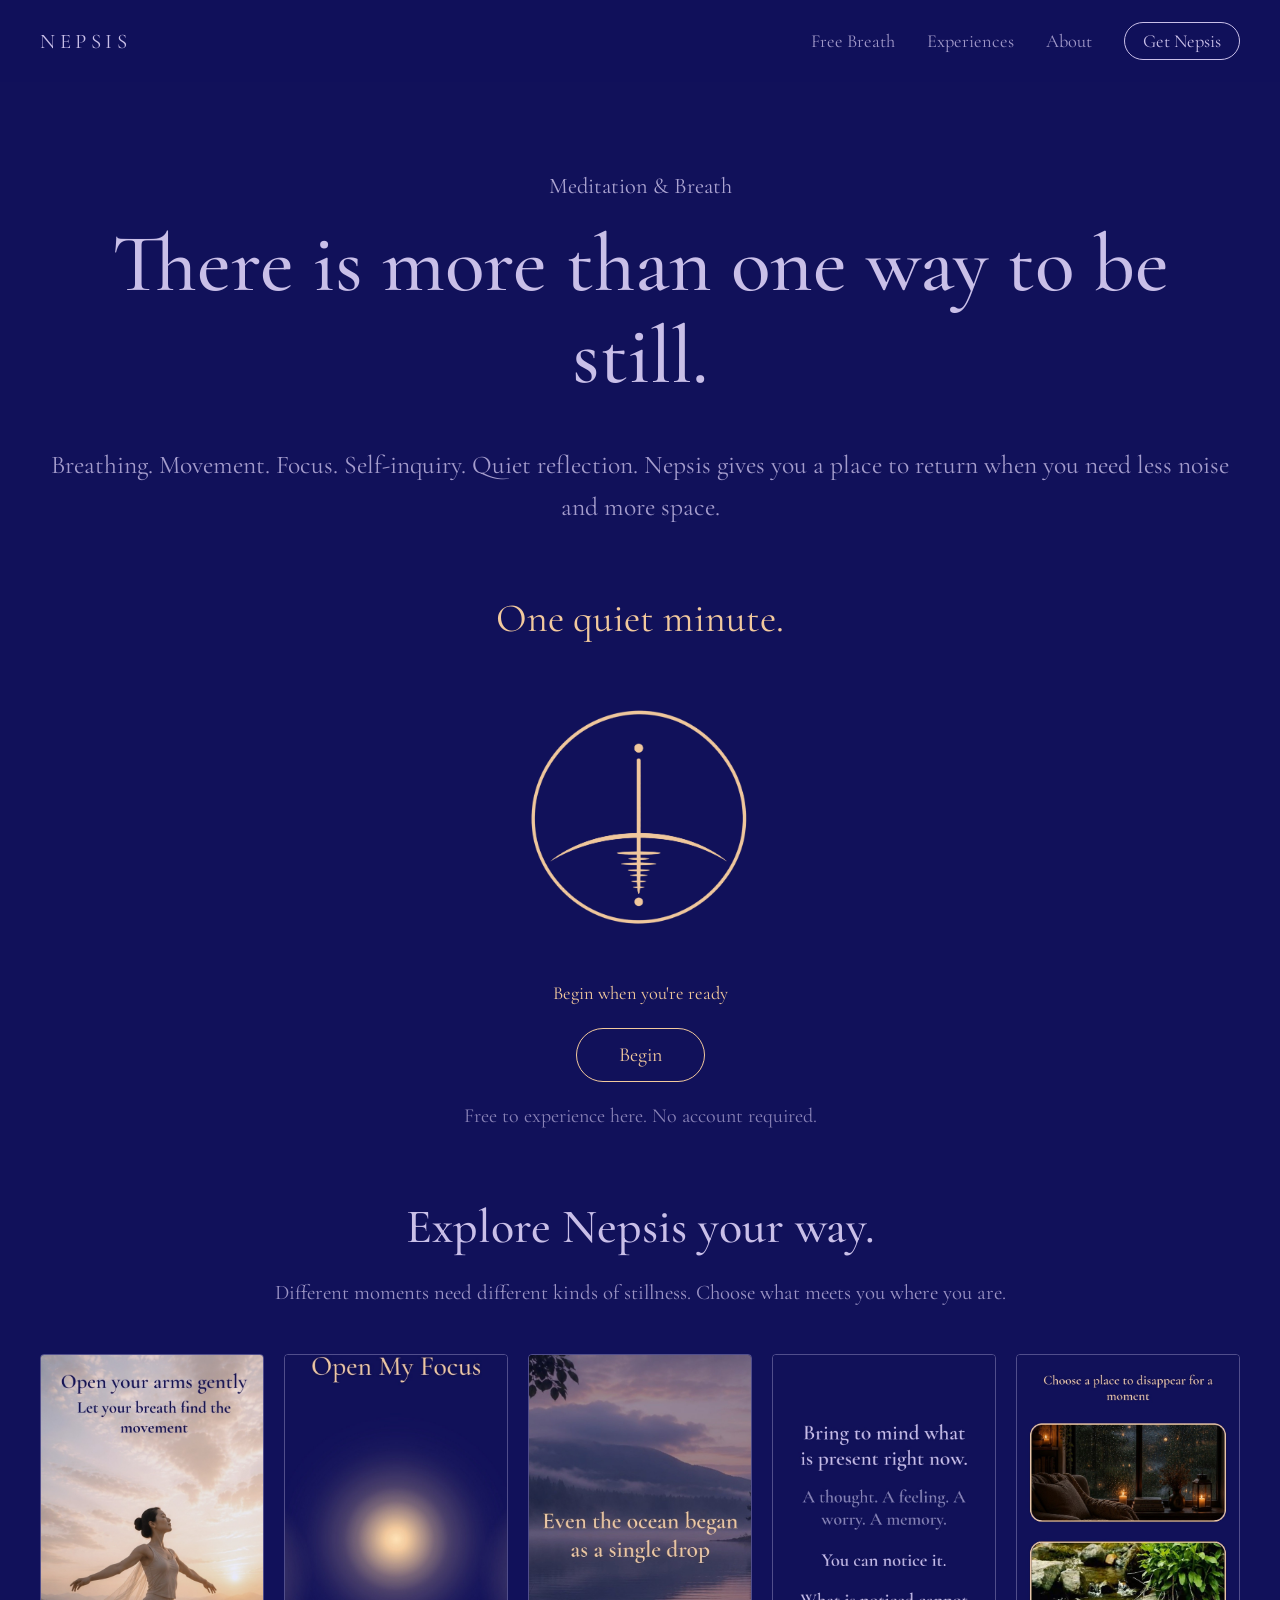
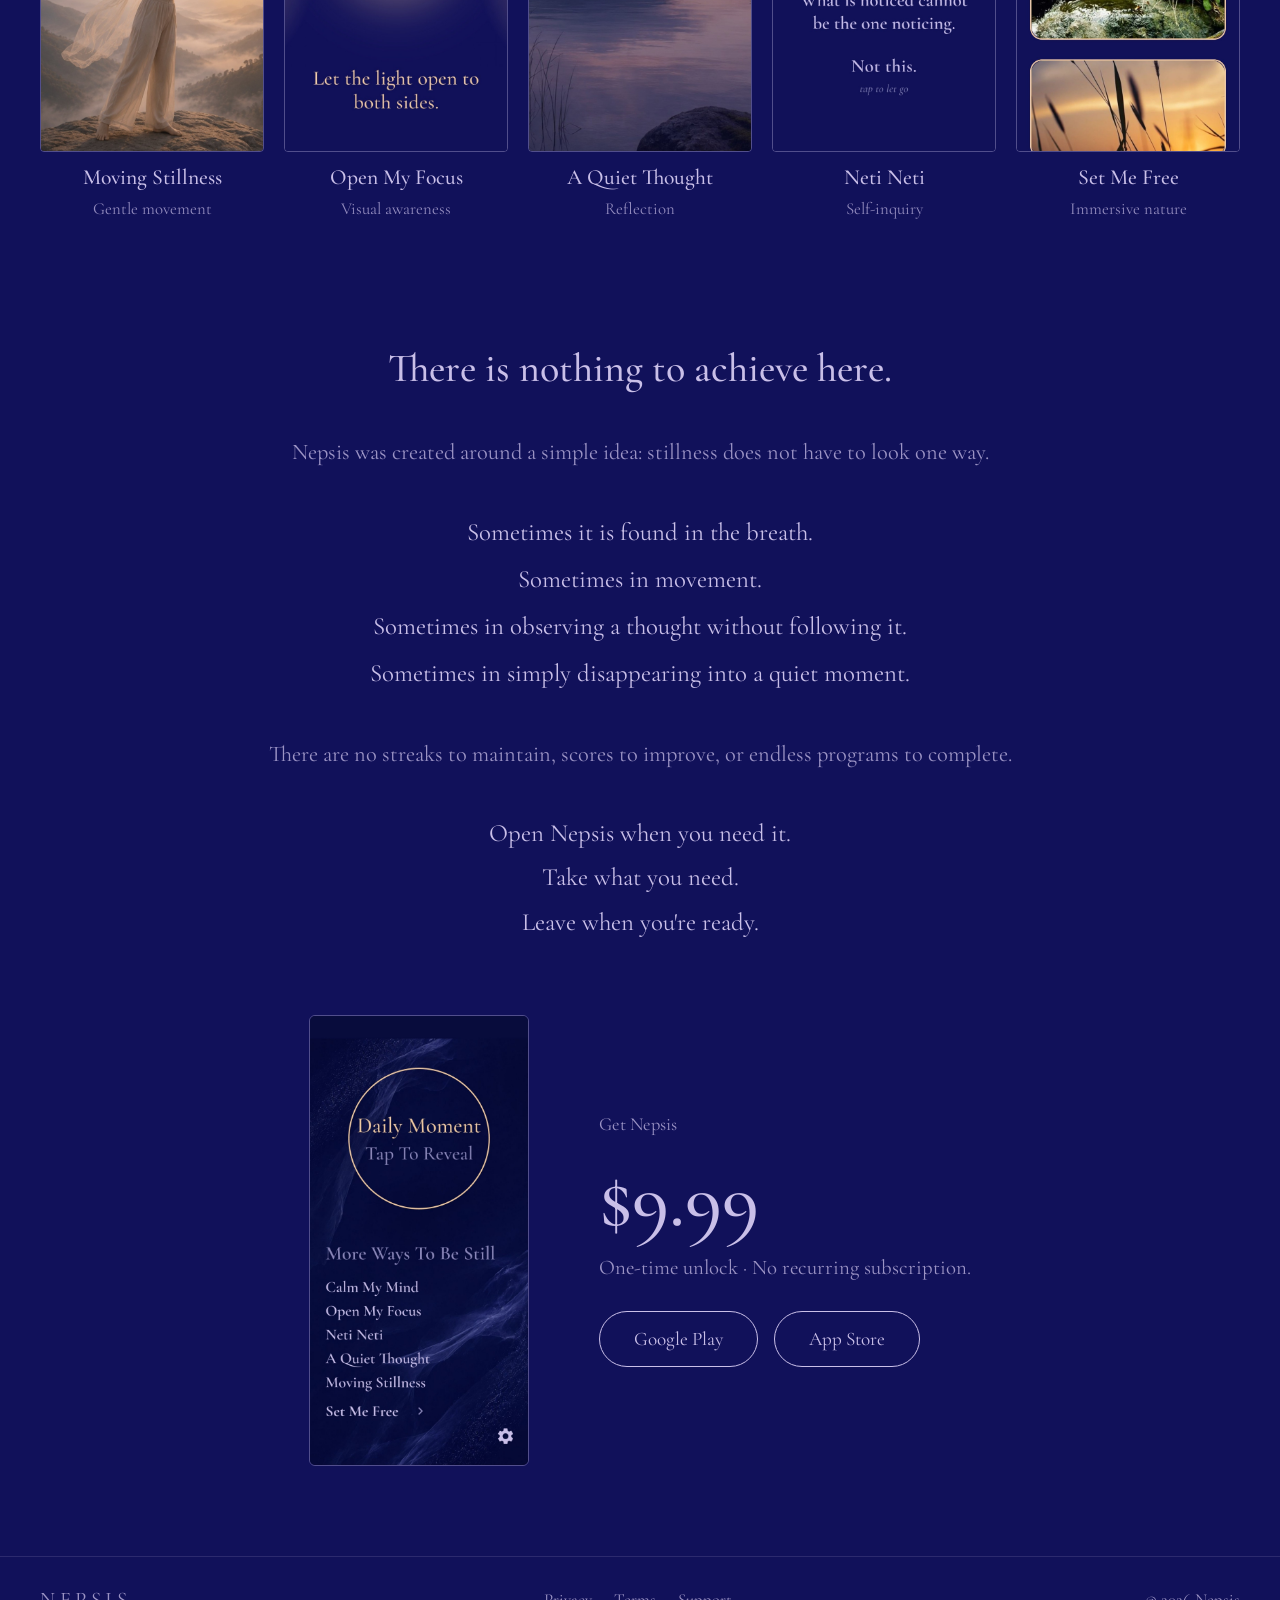
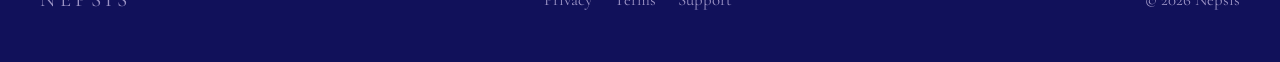
<file: index.html>
<!DOCTYPE html>
<html lang="en">
<head>
<meta charset="UTF-8">
<meta name="viewport" content="width=device-width, initial-scale=1.0">
<title>Nepsis — There is more than one way to be still.</title>
<meta name="description" content="Nepsis is a minimalist meditation and breath app. Breathing, movement, focus, self-inquiry, and quiet reflection — a place to return when you need less noise.">
<link rel="icon" href="assets/bluetransparent.png">
<link rel="stylesheet" href="styles.css">
</head>
<body>

<header class="header">
  <div class="wordmark"><a href="#top">NEPSIS</a></div>
  <nav class="nav">
    <button class="nav-toggle" id="navToggle" aria-expanded="false" aria-controls="navList">Menu</button>
    <div class="nav-list" id="navList">
      <a href="#free-breath">Free Breath</a>
      <a href="#experiences">Experiences</a>
      <a href="#philosophy">About</a>
      <a href="#purchase" class="cta">Get Nepsis</a>
    </div>
  </nav>
</header>

<main id="top">

  <section class="hero">
    <p class="eyebrow">Meditation &amp; Breath</p>
    <h1>There is more than one way to be still.</h1>
    <p class="copy">Breathing. Movement. Focus. Self-inquiry. Quiet reflection. Nepsis gives you a place to return when you need less noise and more space.</p>
  </section>

  <section class="breath" id="free-breath">
    <h2>One quiet minute.</h2>
    <div class="breath-visual" id="bv">
      <div class="breath-mark"></div>
    </div>
    <p class="breath-phase" id="bp">Begin when you're ready</p>
    <button class="breath-btn" id="breathBtn">Begin</button>
    <p class="fine-print">Free to experience here. No account required.</p>
  </section>

  <section class="experiences" id="experiences">
    <div class="experiences-intro">
      <h2>Explore Nepsis your way.</h2>
      <p>Different moments need different kinds of stillness. Choose what meets you where you are.</p>
    </div>
    <div class="grid-full">
      <div class="card">
        <div class="frame"><img src="assets/moving%20stillness.jpg" alt="Moving Stillness — a figure with arms open gently at sunrise, breath guiding gentle movement" loading="lazy"></div>
        <h3>Moving Stillness</h3>
        <p>Gentle movement</p>
      </div>
      <div class="card">
        <div class="frame"><img src="assets/open%20my%20focus.jpg" alt="Open My Focus — a single point of soft light held on a dark field" loading="lazy"></div>
        <h3>Open My Focus</h3>
        <p>Visual awareness</p>
      </div>
      <div class="card">
        <div class="frame"><img src="assets/quiet%20thought.jpg" alt="A Quiet Thought — a still lake at dusk with a reflective line of text" loading="lazy"></div>
        <h3>A Quiet Thought</h3>
        <p>Reflection</p>
      </div>
      <div class="card">
        <div class="frame"><img src="assets/neti%20neti.jpg" alt="Neti Neti — self-inquiry screen inviting you to notice a thought without following it" loading="lazy"></div>
        <h3>Neti Neti</h3>
        <p>Self-inquiry</p>
      </div>
      <div class="card">
        <div class="frame"><img src="assets/set%20me%20free.jpg" alt="Set Me Free — choose a place to disappear for a moment: a candlelit rainy window, a stream over stone, grasses at sunset" loading="lazy"></div>
        <h3>Set Me Free</h3>
        <p>Immersive nature</p>
      </div>
    </div>
  </section>

  <section class="philosophy" id="philosophy">
    <div class="philosophy-inner">
      <p class="lede">There is nothing to achieve here.</p>
      <p>Nepsis was created around a simple idea: stillness does not have to look one way.</p>
      <p class="stanza">
        Sometimes it is found in the breath.<br>
        Sometimes in movement.<br>
        Sometimes in observing a thought without following it.<br>
        Sometimes in simply disappearing into a quiet moment.
      </p>
      <p>There are no streaks to maintain, scores to improve, or endless programs to complete.</p>
      <p class="close">
        Open Nepsis when you need it.<br>
        Take what you need.<br>
        Leave when you're ready.
      </p>
    </div>
  </section>

  <section class="purchase" id="purchase">
    <div class="purchase-media"><img src="assets/main%20menu.jpg" alt="The Nepsis home screen — Daily Moment and a short, unhurried list of experiences" loading="lazy"></div>
    <div>
      <p class="eyebrow">Get Nepsis</p>
      <p class="price">$9.99</p>
      <p class="price-label">One-time unlock &middot; No recurring subscription.</p>
      <div class="store-links">
        <a href="https://play.google.com/store" class="store-btn" id="googlePlayLink">Google Play</a>
        <a href="#" class="store-btn" id="appStoreLink">App Store</a>
      </div>
    </div>
  </section>

</main>

<footer class="footer">
  <div class="wordmark small"><a href="#top">NEPSIS</a></div>
  <div class="flinks"><a href="#">Privacy</a><a href="#">Terms</a><a href="#">Support</a></div>
  <div class="copyright">&copy; 2026 Nepsis</div>
</footer>

<script src="script.js"></script>
</body>
</html>
</file>
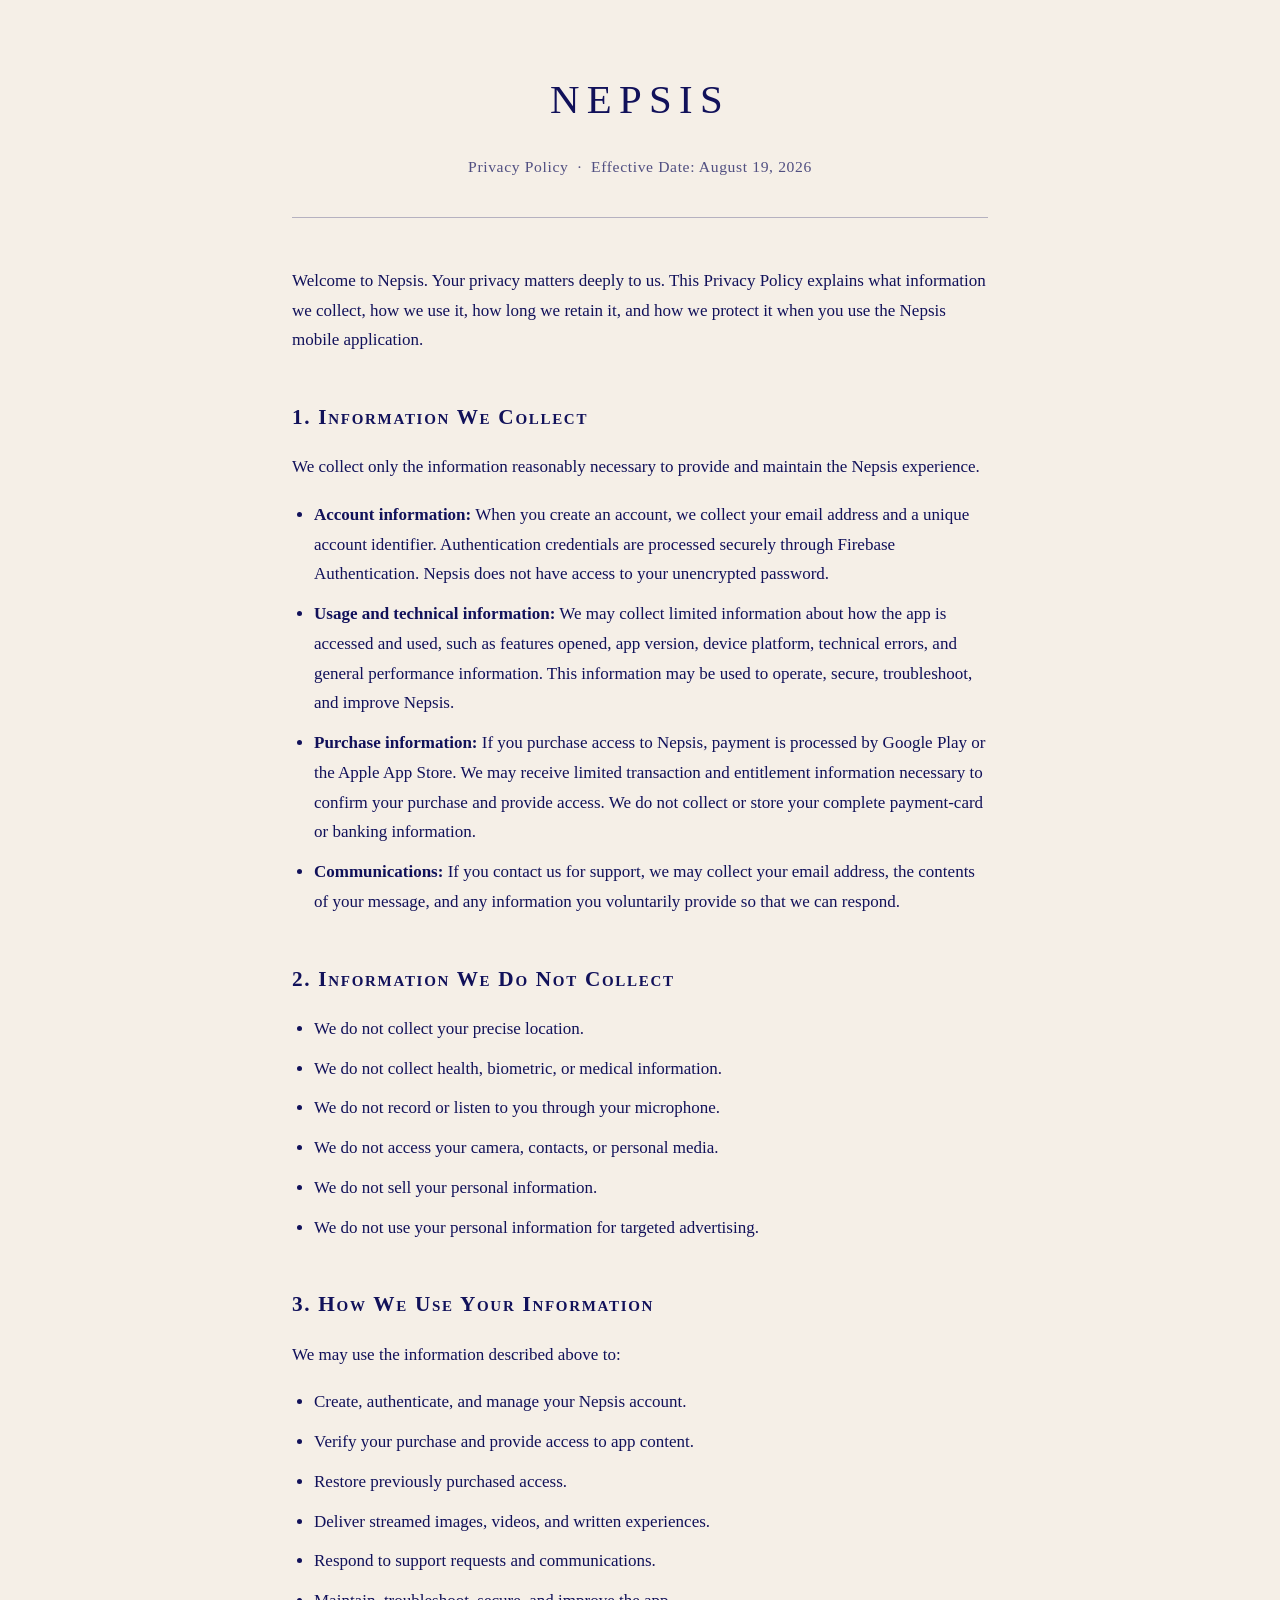
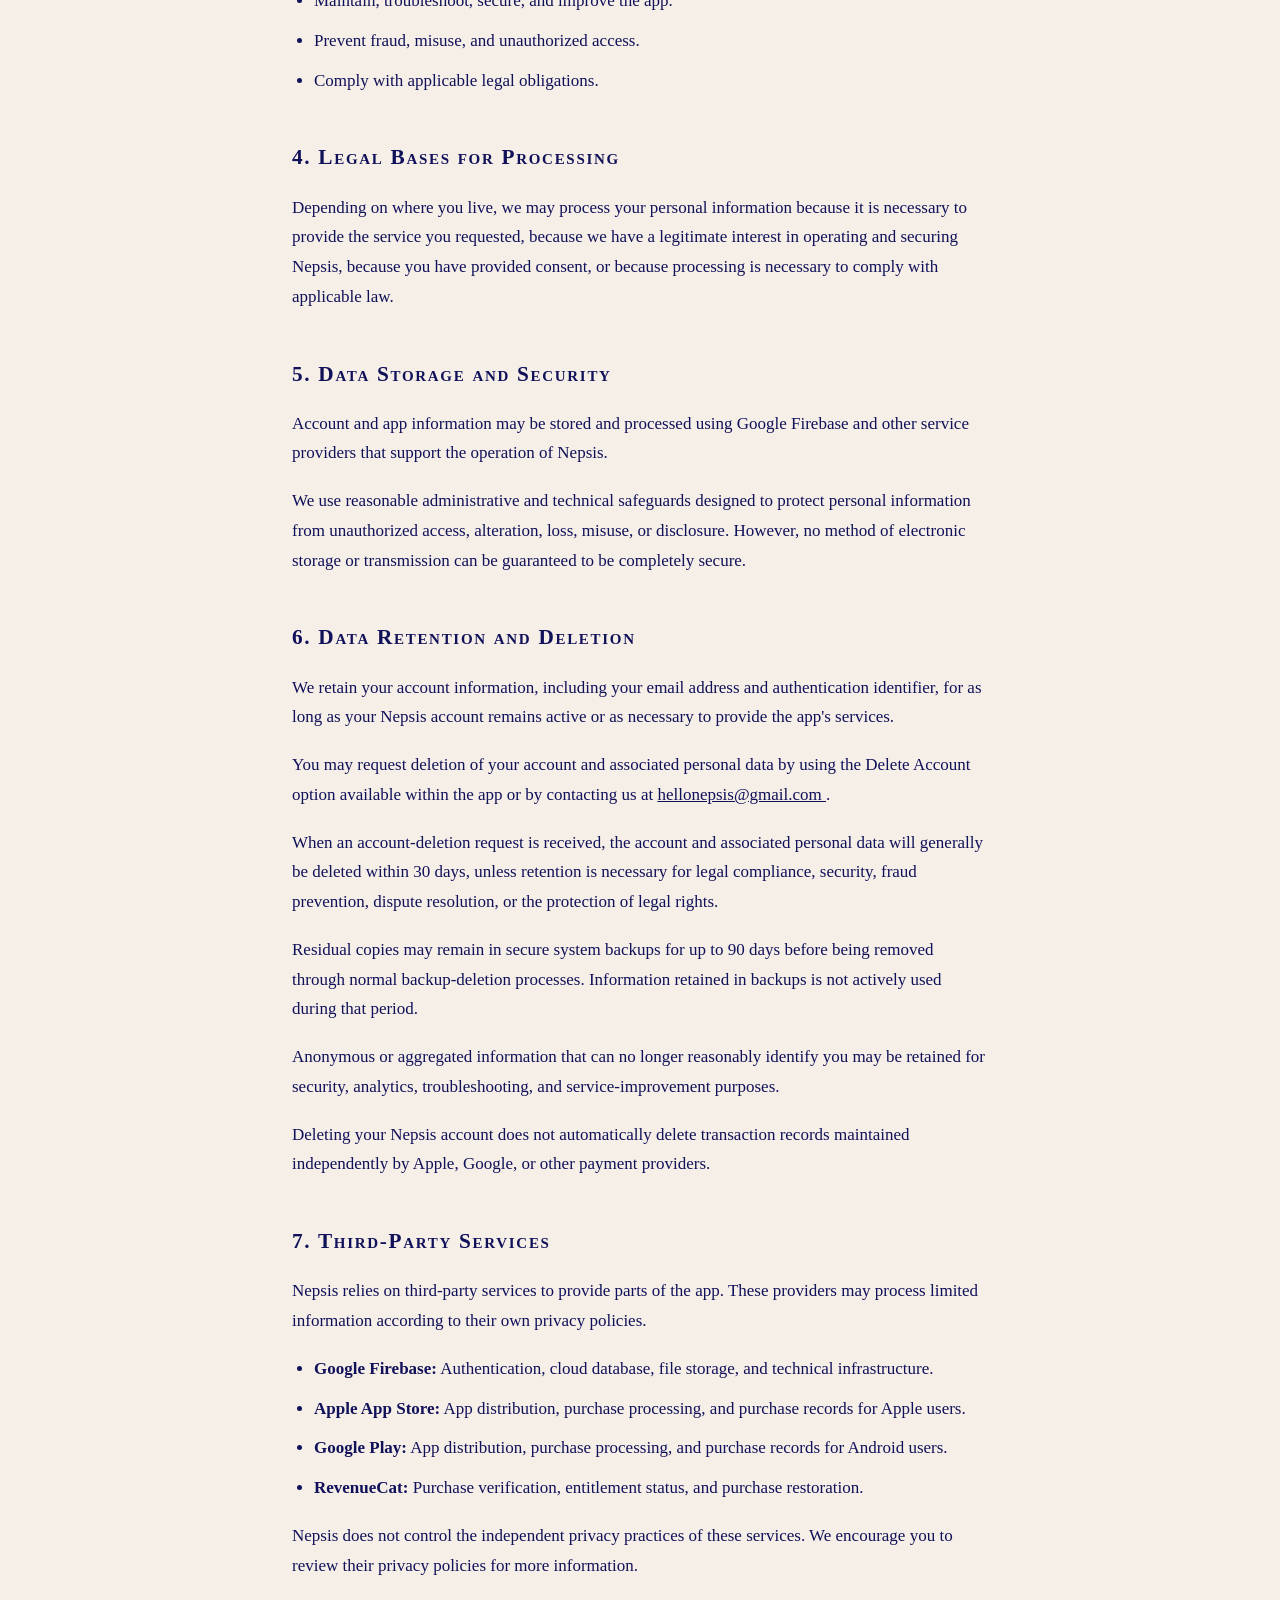
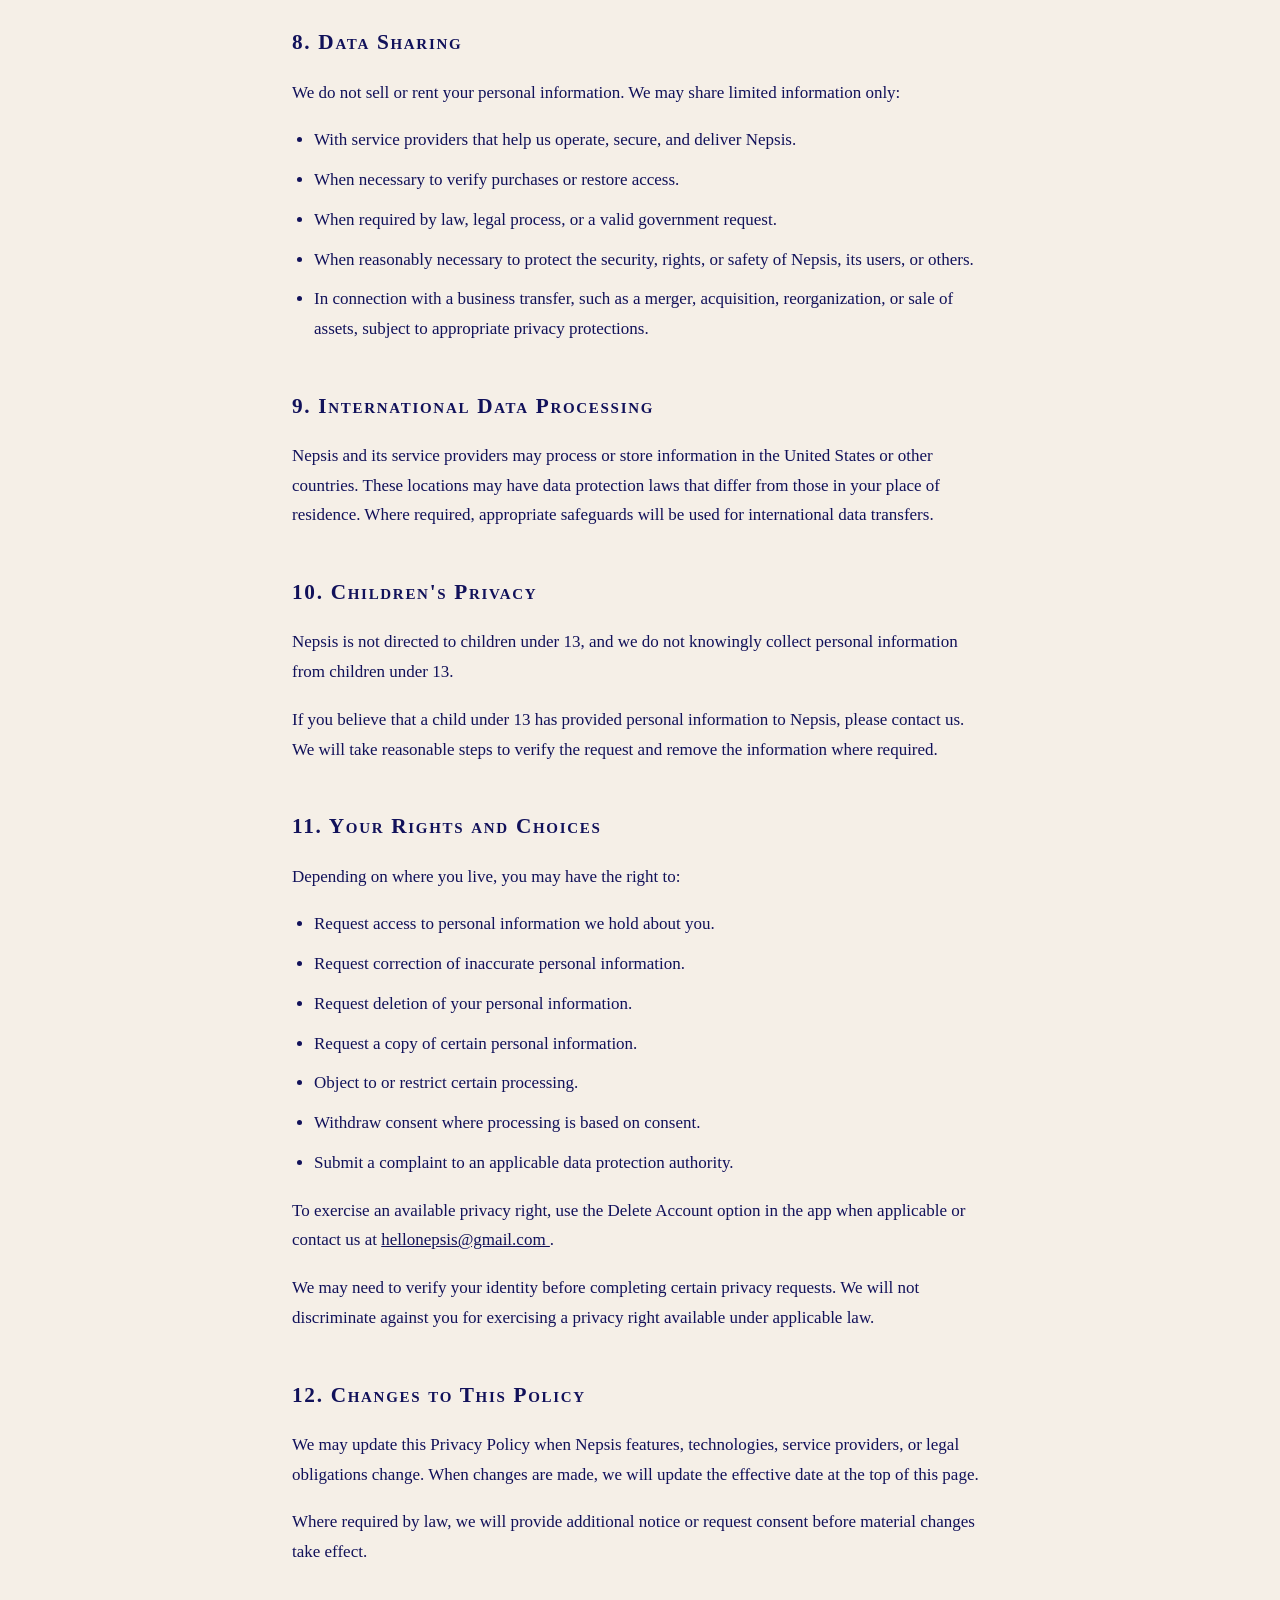
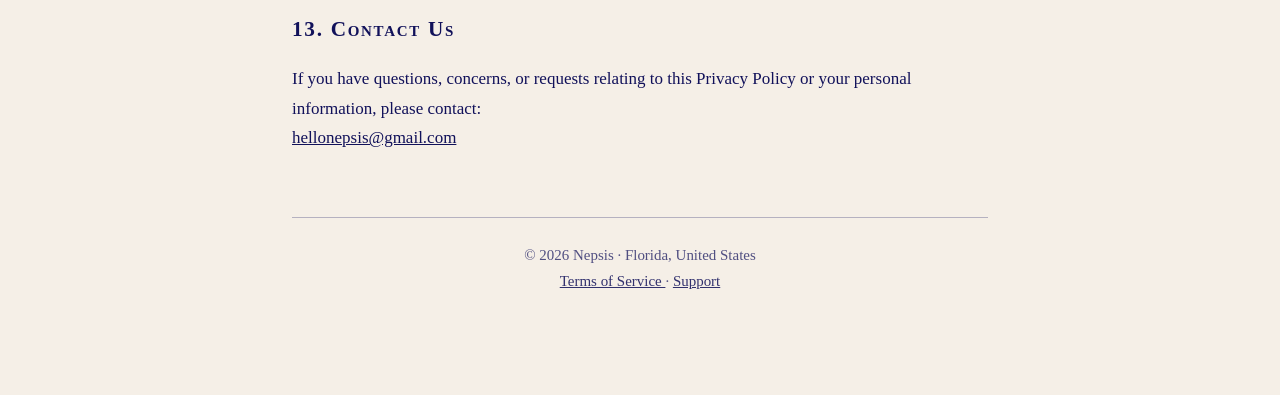
<file: privacy-policy.html>
<!DOCTYPE html>
<html lang="en">
<head>
  <meta charset="UTF-8">
  <title>Privacy Policy – Nepsis</title>
  <meta name="viewport" content="width=device-width, initial-scale=1.0">

  <style>
    * {
      box-sizing: border-box;
    }

    body {
      margin: 0;
      background: #F5EFE7;
      color: #11115A;
      font-family: Georgia, "Times New Roman", serif;
      font-size: 17px;
      line-height: 1.75;
    }

    .page {
      max-width: 760px;
      margin: 0 auto;
      padding: 64px 32px 100px;
    }

    .wordmark {
      margin: 0 0 18px;
      color: #11115A;
      font-size: 2.4em;
      font-weight: 500;
      letter-spacing: 0.18em;
      text-align: center;
    }

    .meta {
      margin-bottom: 36px;
      color: rgba(17, 17, 90, 0.72);
      font-size: 0.92em;
      letter-spacing: 0.04em;
      text-align: center;
    }

    hr {
      margin: 0 0 48px;
      border: none;
      border-top: 1px solid rgba(17, 17, 90, 0.28);
    }

    h2 {
      margin-top: 44px;
      margin-bottom: 16px;
      color: #11115A;
      font-size: 1.25em;
      font-variant: small-caps;
      font-weight: 600;
      letter-spacing: 0.08em;
    }

    p {
      margin: 0 0 18px;
    }

    ul {
      margin: 0 0 18px;
      padding-left: 22px;
    }

    li {
      margin-bottom: 10px;
    }

    a {
      color: #11115A;
      text-decoration: underline;
    }

    a:hover {
      color: #11115A;
    }

    footer {
      margin-top: 64px;
      padding-top: 24px;
      border-top: 1px solid rgba(17, 17, 90, 0.28);
      color: rgba(17, 17, 90, 0.72);
      font-size: 0.88em;
      text-align: center;
    }

    footer a {
      color: rgba(17, 17, 90, 0.86);
    }
  </style>
</head>

<body>
  <div class="page">

    <div class="wordmark">NEPSIS</div>

    <div class="meta">
      Privacy Policy &nbsp;&middot;&nbsp;
      Effective Date: August 19, 2026
    </div>

    <hr>

    <p>
      Welcome to Nepsis. Your privacy matters deeply to us. This Privacy
      Policy explains what information we collect, how we use it, how long
      we retain it, and how we protect it when you use the Nepsis mobile
      application.
    </p>

    <h2>1. Information We Collect</h2>

    <p>
      We collect only the information reasonably necessary to provide and
      maintain the Nepsis experience.
    </p>

    <ul>
      <li>
        <strong>Account information:</strong>
        When you create an account, we collect your email address and a
        unique account identifier. Authentication credentials are processed
        securely through Firebase Authentication. Nepsis does not have
        access to your unencrypted password.
      </li>

      <li>
        <strong>Usage and technical information:</strong>
        We may collect limited information about how the app is accessed
        and used, such as features opened, app version, device platform,
        technical errors, and general performance information. This
        information may be used to operate, secure, troubleshoot, and
        improve Nepsis.
      </li>

      <li>
        <strong>Purchase information:</strong>
        If you purchase access to Nepsis, payment is processed by Google
        Play or the Apple App Store. We may receive limited transaction and
        entitlement information necessary to confirm your purchase and
        provide access. We do not collect or store your complete
        payment-card or banking information.
      </li>

      <li>
        <strong>Communications:</strong>
        If you contact us for support, we may collect your email address,
        the contents of your message, and any information you voluntarily
        provide so that we can respond.
      </li>
    </ul>

    <h2>2. Information We Do Not Collect</h2>

    <ul>
      <li>We do not collect your precise location.</li>
      <li>We do not collect health, biometric, or medical information.</li>
      <li>We do not record or listen to you through your microphone.</li>
      <li>We do not access your camera, contacts, or personal media.</li>
      <li>We do not sell your personal information.</li>
      <li>We do not use your personal information for targeted advertising.</li>
    </ul>

    <h2>3. How We Use Your Information</h2>

    <p>We may use the information described above to:</p>

    <ul>
      <li>Create, authenticate, and manage your Nepsis account.</li>
      <li>Verify your purchase and provide access to app content.</li>
      <li>Restore previously purchased access.</li>
      <li>Deliver streamed images, videos, and written experiences.</li>
      <li>Respond to support requests and communications.</li>
      <li>Maintain, troubleshoot, secure, and improve the app.</li>
      <li>Prevent fraud, misuse, and unauthorized access.</li>
      <li>Comply with applicable legal obligations.</li>
    </ul>

    <h2>4. Legal Bases for Processing</h2>

    <p>
      Depending on where you live, we may process your personal information
      because it is necessary to provide the service you requested, because
      we have a legitimate interest in operating and securing Nepsis,
      because you have provided consent, or because processing is necessary
      to comply with applicable law.
    </p>

    <h2>5. Data Storage and Security</h2>

    <p>
      Account and app information may be stored and processed using Google
      Firebase and other service providers that support the operation of
      Nepsis.
    </p>

    <p>
      We use reasonable administrative and technical safeguards designed to
      protect personal information from unauthorized access, alteration,
      loss, misuse, or disclosure. However, no method of electronic storage
      or transmission can be guaranteed to be completely secure.
    </p>

    <h2>6. Data Retention and Deletion</h2>

    <p>
      We retain your account information, including your email address and
      authentication identifier, for as long as your Nepsis account remains
      active or as necessary to provide the app's services.
    </p>

    <p>
      You may request deletion of your account and associated personal data
      by using the Delete Account option available within the app or by
      contacting us at
      <a href="mailto:hellonepsis@gmail.com">
        hellonepsis@gmail.com
      </a>.
    </p>

    <p>
      When an account-deletion request is received, the account and
      associated personal data will generally be deleted within 30 days,
      unless retention is necessary for legal compliance, security,
      fraud prevention, dispute resolution, or the protection of legal
      rights.
    </p>

    <p>
      Residual copies may remain in secure system backups for up to 90 days
      before being removed through normal backup-deletion processes.
      Information retained in backups is not actively used during that
      period.
    </p>

    <p>
      Anonymous or aggregated information that can no longer reasonably
      identify you may be retained for security, analytics, troubleshooting,
      and service-improvement purposes.
    </p>

    <p>
      Deleting your Nepsis account does not automatically delete transaction
      records maintained independently by Apple, Google, or other payment
      providers.
    </p>

    <h2>7. Third-Party Services</h2>

    <p>
      Nepsis relies on third-party services to provide parts of the app.
      These providers may process limited information according to their own
      privacy policies.
    </p>

    <ul>
      <li>
        <strong>Google Firebase:</strong>
        Authentication, cloud database, file storage, and technical
        infrastructure.
      </li>

      <li>
        <strong>Apple App Store:</strong>
        App distribution, purchase processing, and purchase records for
        Apple users.
      </li>

      <li>
        <strong>Google Play:</strong>
        App distribution, purchase processing, and purchase records for
        Android users.
      </li>

      <li>
        <strong>RevenueCat:</strong>
        Purchase verification, entitlement status, and purchase restoration.
      </li>
    </ul>

    <p>
      Nepsis does not control the independent privacy practices of these
      services. We encourage you to review their privacy policies for more
      information.
    </p>

    <h2>8. Data Sharing</h2>

    <p>
      We do not sell or rent your personal information. We may share limited
      information only:
    </p>

    <ul>
      <li>
        With service providers that help us operate, secure, and deliver
        Nepsis.
      </li>

      <li>
        When necessary to verify purchases or restore access.
      </li>

      <li>
        When required by law, legal process, or a valid government request.
      </li>

      <li>
        When reasonably necessary to protect the security, rights, or safety
        of Nepsis, its users, or others.
      </li>

      <li>
        In connection with a business transfer, such as a merger,
        acquisition, reorganization, or sale of assets, subject to
        appropriate privacy protections.
      </li>
    </ul>

    <h2>9. International Data Processing</h2>

    <p>
      Nepsis and its service providers may process or store information in
      the United States or other countries. These locations may have data
      protection laws that differ from those in your place of residence.
      Where required, appropriate safeguards will be used for international
      data transfers.
    </p>

    <h2>10. Children's Privacy</h2>

    <p>
      Nepsis is not directed to children under 13, and we do not knowingly
      collect personal information from children under 13.
    </p>

    <p>
      If you believe that a child under 13 has provided personal information
      to Nepsis, please contact us. We will take reasonable steps to verify
      the request and remove the information where required.
    </p>

    <h2>11. Your Rights and Choices</h2>

    <p>
      Depending on where you live, you may have the right to:
    </p>

    <ul>
      <li>Request access to personal information we hold about you.</li>
      <li>Request correction of inaccurate personal information.</li>
      <li>Request deletion of your personal information.</li>
      <li>Request a copy of certain personal information.</li>
      <li>Object to or restrict certain processing.</li>
      <li>Withdraw consent where processing is based on consent.</li>
      <li>Submit a complaint to an applicable data protection authority.</li>
    </ul>

    <p>
      To exercise an available privacy right, use the Delete Account option
      in the app when applicable or contact us at
      <a href="mailto:hellonepsis@gmail.com">
        hellonepsis@gmail.com
      </a>.
    </p>

    <p>
      We may need to verify your identity before completing certain privacy
      requests. We will not discriminate against you for exercising a
      privacy right available under applicable law.
    </p>

    <h2>12. Changes to This Policy</h2>

    <p>
      We may update this Privacy Policy when Nepsis features, technologies,
      service providers, or legal obligations change. When changes are made,
      we will update the effective date at the top of this page.
    </p>

    <p>
      Where required by law, we will provide additional notice or request
      consent before material changes take effect.
    </p>

    <h2>13. Contact Us</h2>

    <p>
      If you have questions, concerns, or requests relating to this Privacy
      Policy or your personal information, please contact:
      <br>

      <a href="mailto:hellonepsis@gmail.com">
        hellonepsis@gmail.com
      </a>
    </p>

    <footer>
      &copy; 2026 Nepsis &middot; Florida, United States
      <br>

      <a href="https://nepsis.space/terms-of-service.html">
        Terms of Service
      </a>

      &middot;

      <a href="https://nepsis.space/support.html">
        Support
      </a>
    </footer>

  </div>
</body>
</html>
</file>
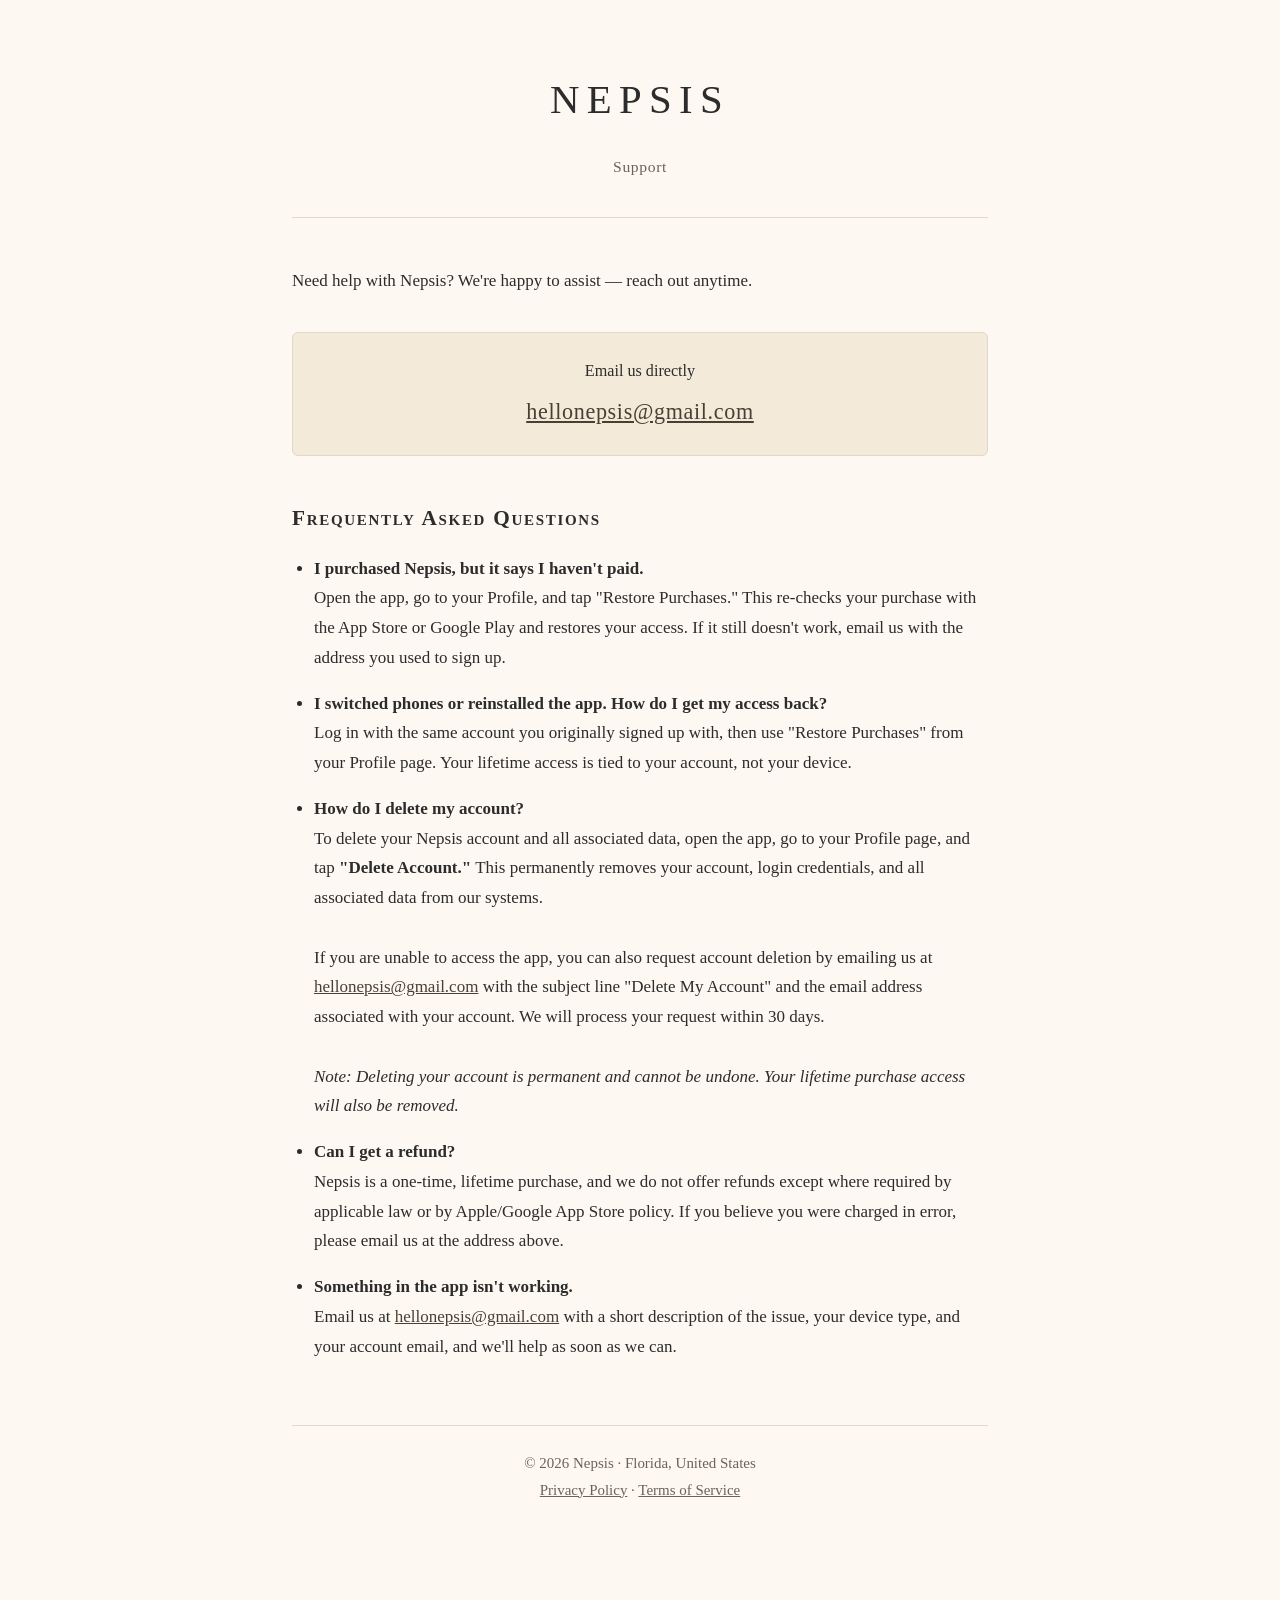
<file: support.html>
<!DOCTYPE html>
<html lang="en">
<head>
<meta charset="UTF-8">
<title>Support – Nepsis</title>
<meta name="viewport" content="width=device-width, initial-scale=1.0">
<style>

  * { box-sizing: border-box; }

  body {
    margin: 0;
    background: #fdf8f2;
    color: #2c2c2c;
    font-family: Georgia, serif;
    font-size: 17px;
    line-height: 1.75;
  }

  .page {
    max-width: 760px;
    margin: 0 auto;
    padding: 64px 32px 100px;
  }

  .wordmark {
    text-align: center;
    font-family: Georgia, serif;
    font-size: 2.4em;
    letter-spacing: 0.18em;
    font-weight: 500;
    color: #2c2c2c;
    margin: 0 0 18px;
  }

  .meta {
    text-align: center;
    font-size: 0.92em;
    letter-spacing: 0.04em;
    color: #6b6258;
    margin-bottom: 36px;
  }

  hr {
    border: none;
    border-top: 1px solid #e0d8cc;
    margin: 0 0 48px;
  }

  h2 {
    font-family: Georgia, serif;
    font-variant: small-caps;
    letter-spacing: 0.08em;
    font-weight: 600;
    font-size: 1.25em;
    color: #2c2c2c;
    margin-top: 44px;
    margin-bottom: 16px;
  }

  p { margin: 0 0 18px; }

  ul {
    margin: 0 0 18px;
    padding-left: 22px;
  }

  li { margin-bottom: 16px; }

  a { color: #4a3f35; text-decoration: underline; }
  a:hover { color: #2c2c2c; }

  .contact-box {
    background: #f3ead9;
    border: 1px solid #e0d8cc;
    border-radius: 6px;
    padding: 24px 28px;
    margin: 36px 0 8px;
    text-align: center;
  }

  .contact-box .label {
    font-size: 0.95em;
    color: #2c2c2c;
    margin-bottom: 8px;
  }

  .contact-box a {
    font-family: Georgia, serif;
    font-size: 1.3em;
    letter-spacing: 0.03em;
  }

  footer {
    margin-top: 64px;
    padding-top: 24px;
    border-top: 1px solid #e0d8cc;
    text-align: center;
    font-size: 0.88em;
    color: #6b6258;
  }

  footer a { color: #6b6258; }
</style>
</head>
<body>
<div class="page">

  <div class="wordmark">NEPSIS</div>
  <div class="meta">Support</div>
  <hr>

  <p>Need help with Nepsis? We're happy to assist — reach out anytime.</p>

  <div class="contact-box">
    <div class="label">Email us directly</div>
    <a href="mailto:hellonepsis@gmail.com">hellonepsis@gmail.com</a>
  </div>

  <h2>Frequently Asked Questions</h2>

  <ul>
    <li>
      <strong>I purchased Nepsis, but it says I haven't paid.</strong><br>
      Open the app, go to your Profile, and tap "Restore Purchases." This re-checks your purchase with the App Store or Google Play and restores your access. If it still doesn't work, email us with the address you used to sign up.
    </li>
    <li>
      <strong>I switched phones or reinstalled the app. How do I get my access back?</strong><br>
      Log in with the same account you originally signed up with, then use "Restore Purchases" from your Profile page. Your lifetime access is tied to your account, not your device.
    </li>
    <li id="delete">
      <strong>How do I delete my account?</strong><br>
      To delete your Nepsis account and all associated data, open the app, go to your Profile page, and tap <strong>"Delete Account."</strong> This permanently removes your account, login credentials, and all associated data from our systems.<br><br>
      If you are unable to access the app, you can also request account deletion by emailing us at <a href="mailto:hellonepsis@gmail.com">hellonepsis@gmail.com</a> with the subject line "Delete My Account" and the email address associated with your account. We will process your request within 30 days.<br><br>
      <em>Note: Deleting your account is permanent and cannot be undone. Your lifetime purchase access will also be removed.</em>
    </li>
    <li>
      <strong>Can I get a refund?</strong><br>
      Nepsis is a one-time, lifetime purchase, and we do not offer refunds except where required by applicable law or by Apple/Google App Store policy. If you believe you were charged in error, please email us at the address above.
    </li>
    <li>
      <strong>Something in the app isn't working.</strong><br>
      Email us at <a href="mailto:hellonepsis@gmail.com">hellonepsis@gmail.com</a> with a short description of the issue, your device type, and your account email, and we'll help as soon as we can.
    </li>
  </ul>

  <footer>
    &copy; 2026 Nepsis &middot; Florida, United States<br>
    <a href="https://nepsis.space/privacy-policy.html">Privacy Policy</a> &middot; <a href="https://nepsis.space/terms-of-service.html">Terms of Service</a>
  </footer>

</div>
</body>
</html>
</file>
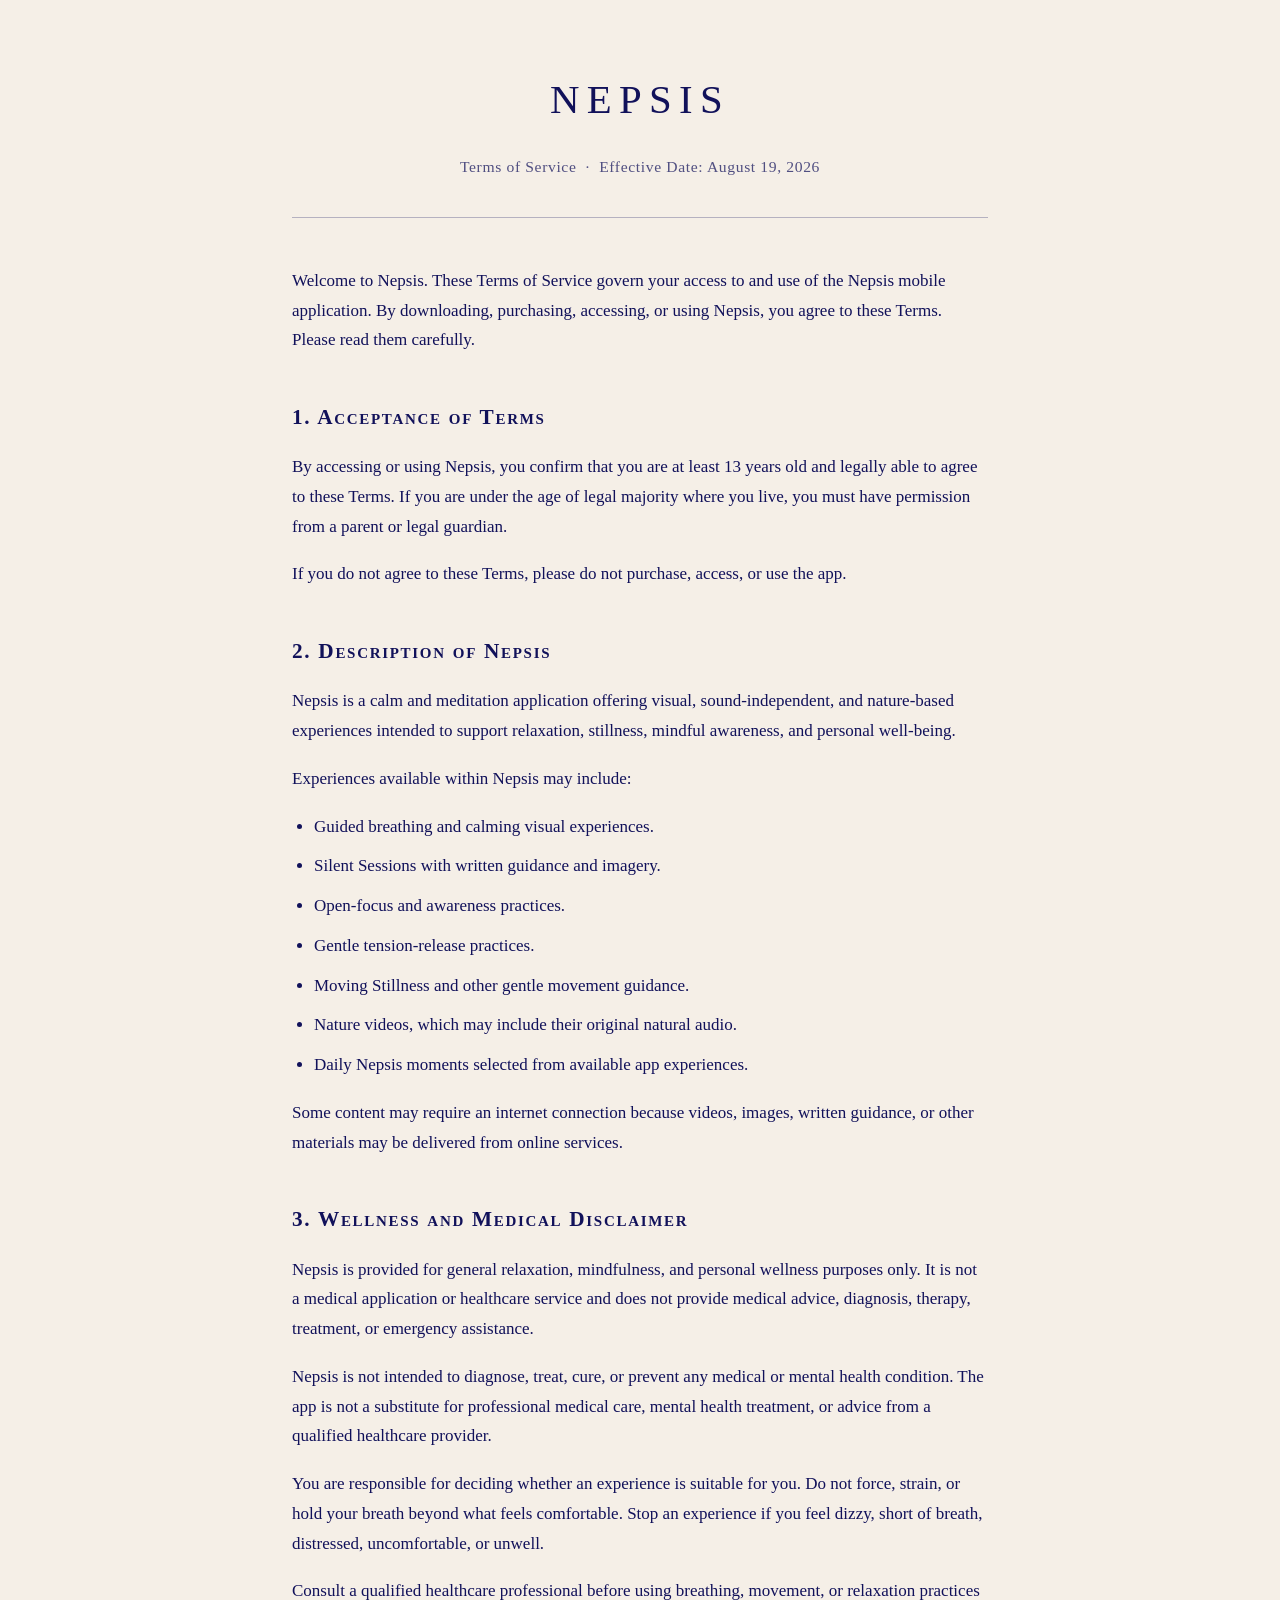
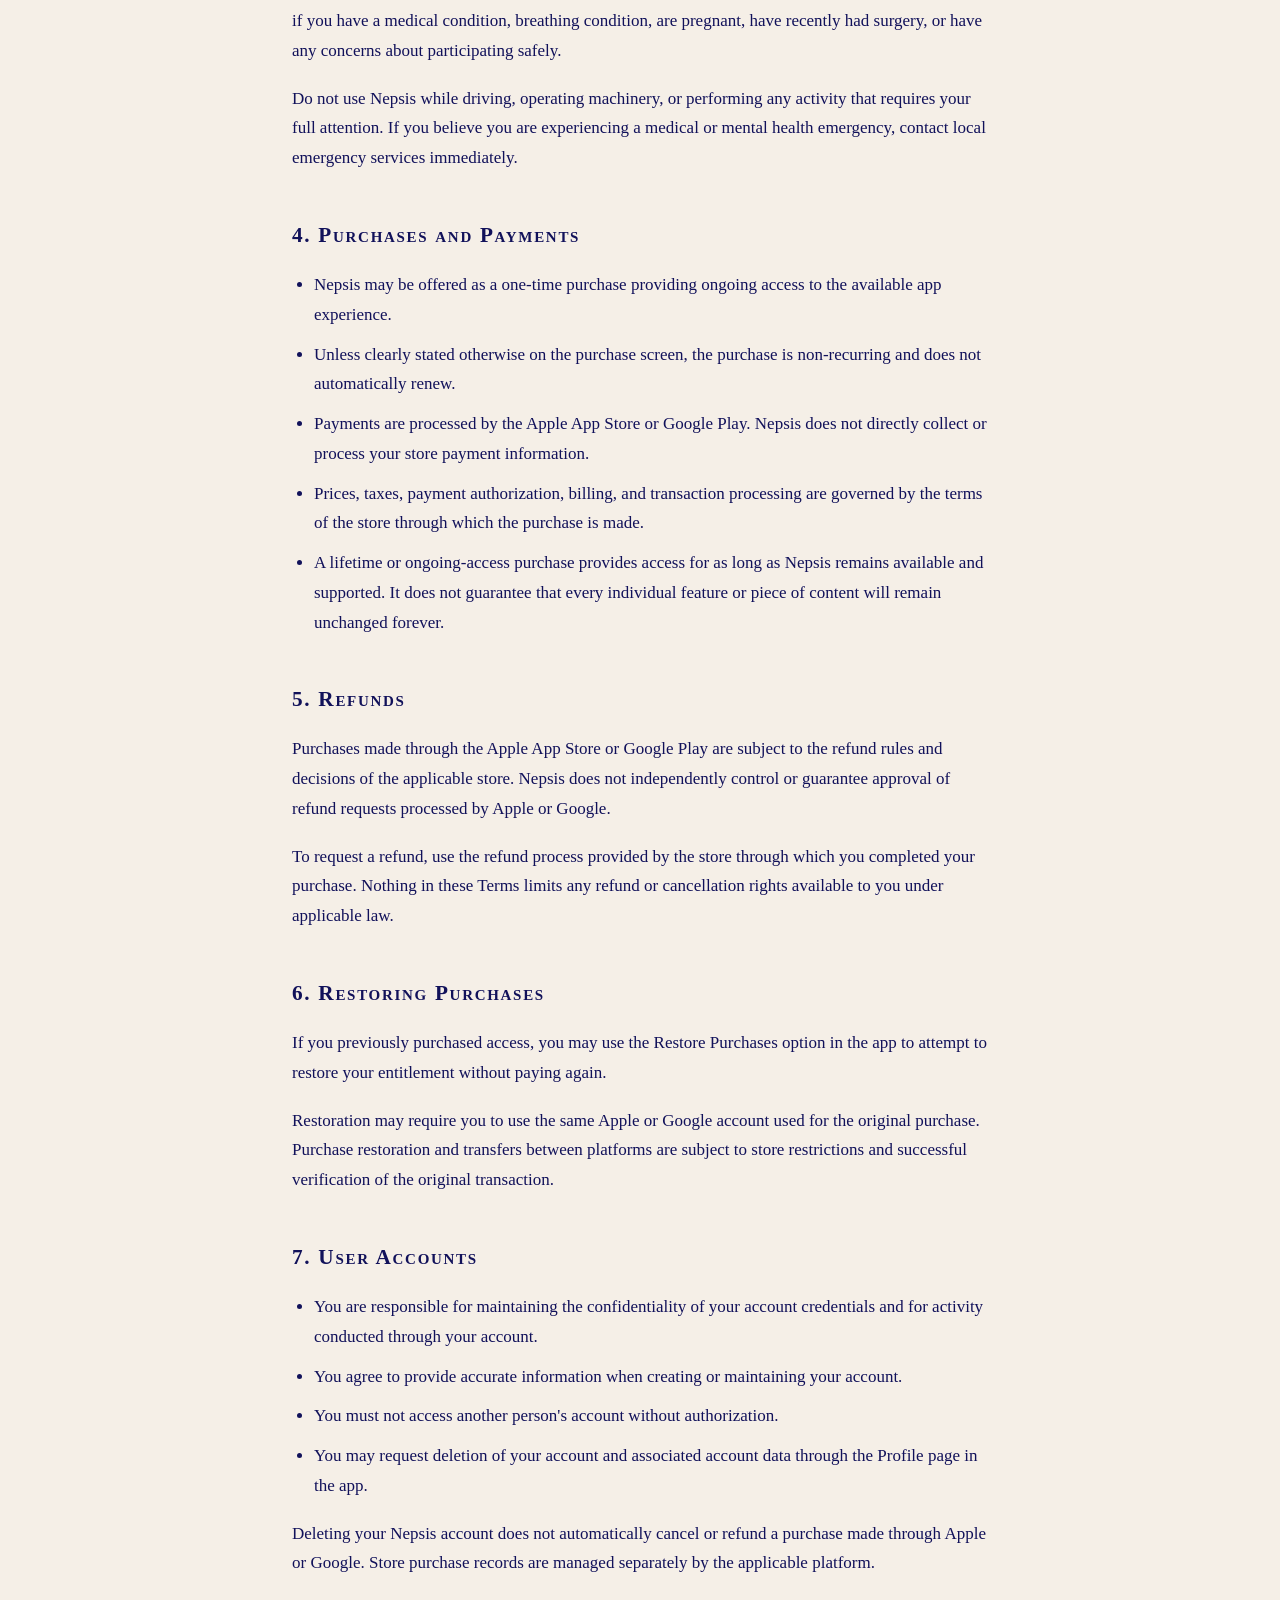
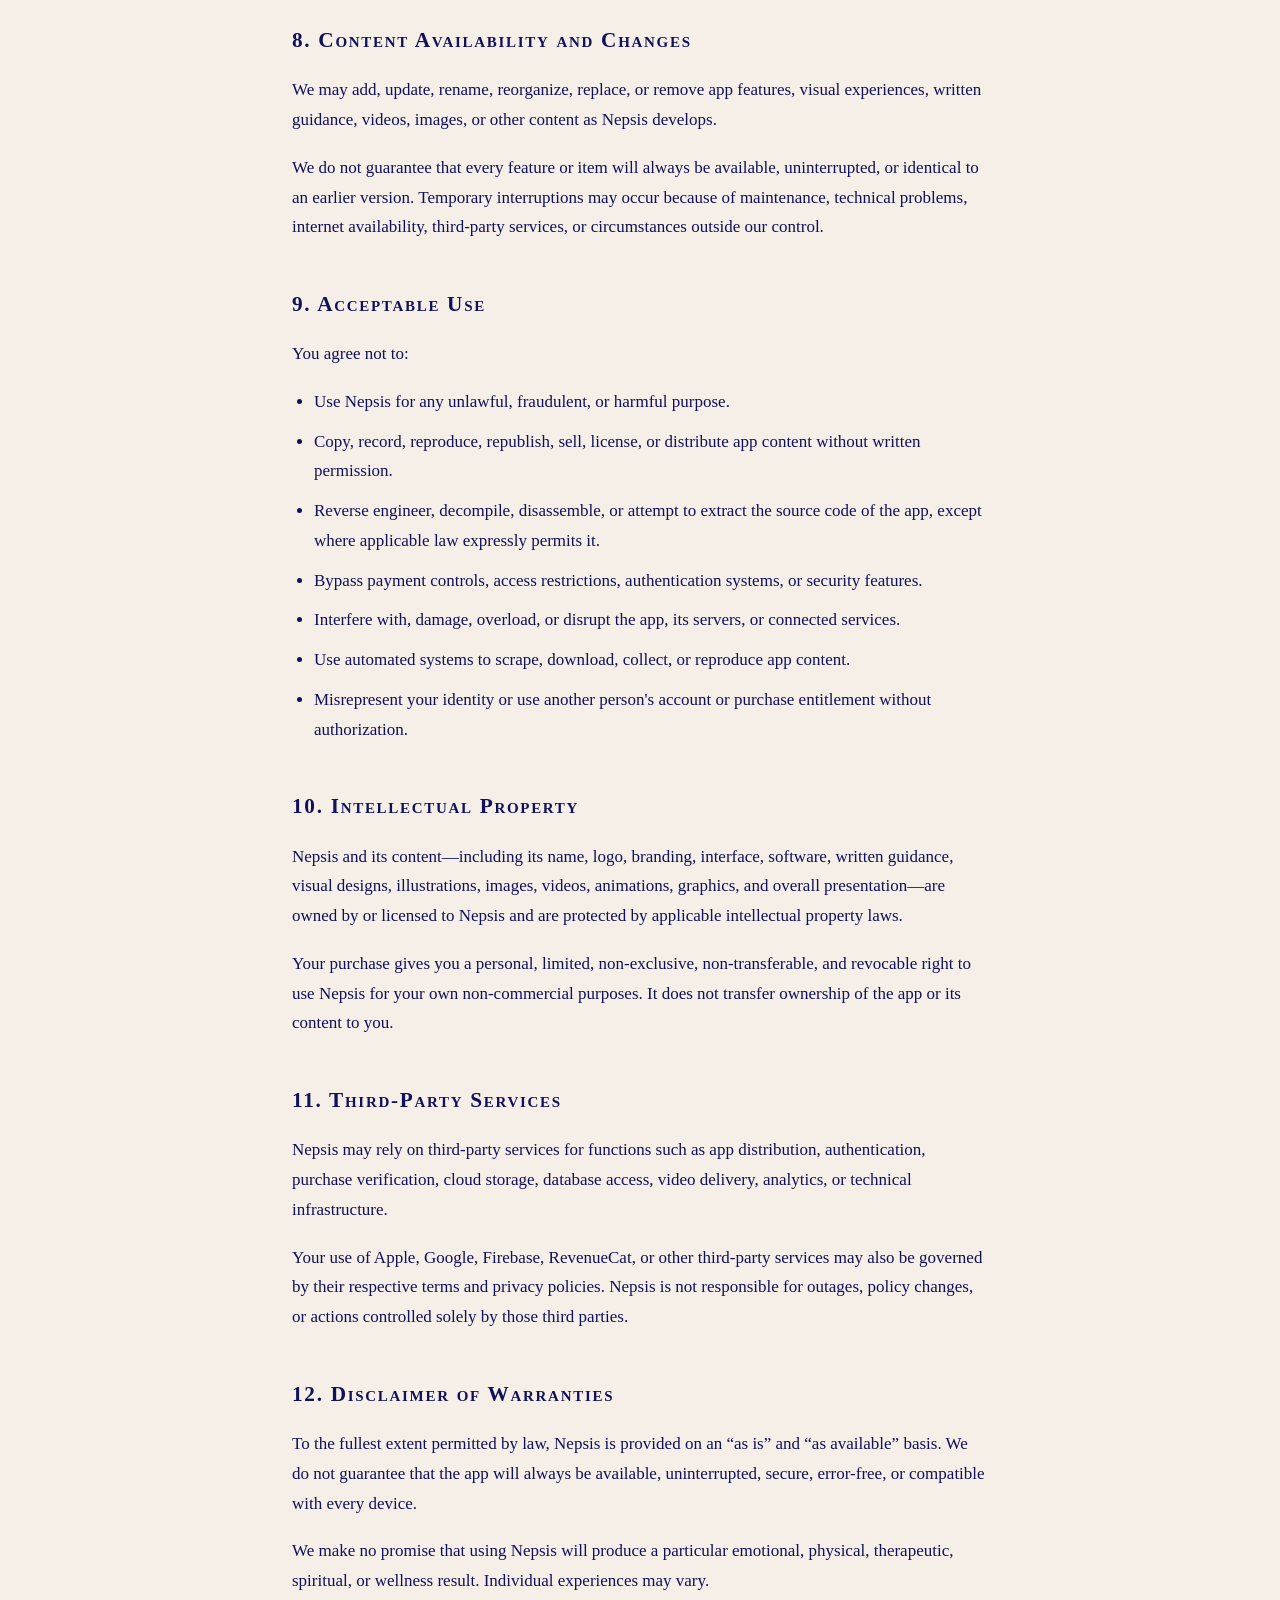
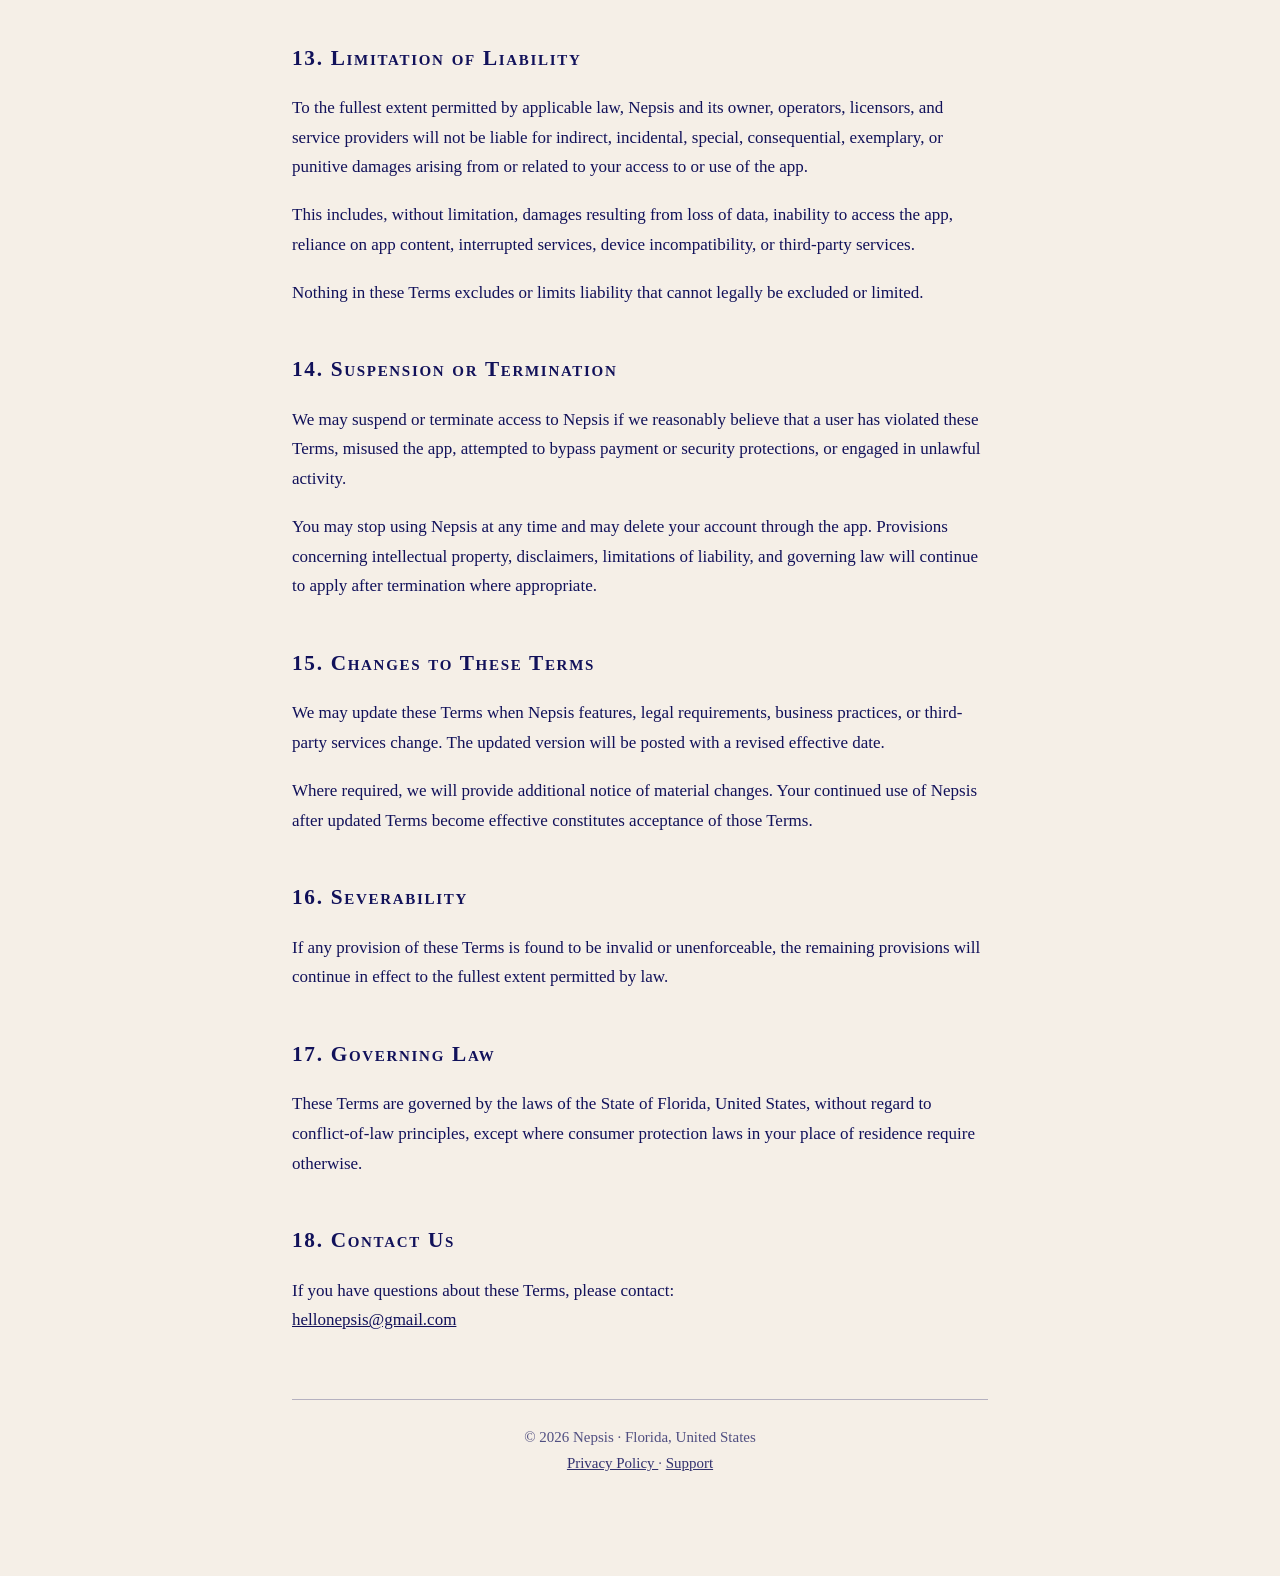
<file: terms-of-service.html>
<!DOCTYPE html>
<html lang="en">
<head>
<meta charset="UTF-8">
<title>Terms of Service – Nepsis</title>
<meta name="viewport" content="width=device-width, initial-scale=1.0">

<style>
  * {
    box-sizing: border-box;
  }

  body {
    margin: 0;
    background: #F5EFE7;
    color: #11115A;
    font-family: Georgia, "Times New Roman", serif;
    font-size: 17px;
    line-height: 1.75;
  }

  .page {
    max-width: 760px;
    margin: 0 auto;
    padding: 64px 32px 100px;
  }

  .wordmark {
    margin: 0 0 18px;
    text-align: center;
    color: #11115A;
    font-size: 2.4em;
    font-weight: 500;
    letter-spacing: 0.18em;
  }

  .meta {
    margin-bottom: 36px;
    text-align: center;
    color: rgba(17, 17, 90, 0.72);
    font-size: 0.92em;
    letter-spacing: 0.04em;
  }

  hr {
    margin: 0 0 48px;
    border: none;
    border-top: 1px solid rgba(17, 17, 90, 0.28);
  }

  h2 {
    margin-top: 44px;
    margin-bottom: 16px;
    color: #11115A;
    font-size: 1.25em;
    font-weight: 600;
    font-variant: small-caps;
    letter-spacing: 0.08em;
  }

  p {
    margin: 0 0 18px;
  }

  ul {
    margin: 0 0 18px;
    padding-left: 22px;
  }

  li {
    margin-bottom: 10px;
  }

  a {
    color: #11115A;
    text-decoration: underline;
  }

  a:hover {
    color: #11115A;
  }

  footer {
    margin-top: 64px;
    padding-top: 24px;
    border-top: 1px solid rgba(17, 17, 90, 0.28);
    color: rgba(17, 17, 90, 0.72);
    text-align: center;
    font-size: 0.88em;
  }

  footer a {
    color: rgba(17, 17, 90, 0.86);
  }
</style>
</head>

<body>
<div class="page">

  <div class="wordmark">NEPSIS</div>

  <div class="meta">
    Terms of Service &nbsp;&middot;&nbsp;
    Effective Date: August 19, 2026
  </div>

  <hr>

  <p>
    Welcome to Nepsis. These Terms of Service govern your access to and use
    of the Nepsis mobile application. By downloading, purchasing, accessing,
    or using Nepsis, you agree to these Terms. Please read them carefully.
  </p>

  <h2>1. Acceptance of Terms</h2>

  <p>
    By accessing or using Nepsis, you confirm that you are at least 13 years
    old and legally able to agree to these Terms. If you are under the age of
    legal majority where you live, you must have permission from a parent or
    legal guardian.
  </p>

  <p>
    If you do not agree to these Terms, please do not purchase, access, or use
    the app.
  </p>

  <h2>2. Description of Nepsis</h2>

  <p>
    Nepsis is a calm and meditation application offering visual,
    sound-independent, and nature-based experiences intended to support
    relaxation, stillness, mindful awareness, and personal well-being.
  </p>

  <p>Experiences available within Nepsis may include:</p>

  <ul>
    <li>Guided breathing and calming visual experiences.</li>
    <li>Silent Sessions with written guidance and imagery.</li>
    <li>Open-focus and awareness practices.</li>
    <li>Gentle tension-release practices.</li>
    <li>Moving Stillness and other gentle movement guidance.</li>
    <li>Nature videos, which may include their original natural audio.</li>
    <li>Daily Nepsis moments selected from available app experiences.</li>
  </ul>

  <p>
    Some content may require an internet connection because videos, images,
    written guidance, or other materials may be delivered from online
    services.
  </p>

  <h2>3. Wellness and Medical Disclaimer</h2>

  <p>
    Nepsis is provided for general relaxation, mindfulness, and personal
    wellness purposes only. It is not a medical application or healthcare
    service and does not provide medical advice, diagnosis, therapy,
    treatment, or emergency assistance.
  </p>

  <p>
    Nepsis is not intended to diagnose, treat, cure, or prevent any medical
    or mental health condition. The app is not a substitute for professional
    medical care, mental health treatment, or advice from a qualified
    healthcare provider.
  </p>

  <p>
    You are responsible for deciding whether an experience is suitable for
    you. Do not force, strain, or hold your breath beyond what feels
    comfortable. Stop an experience if you feel dizzy, short of breath,
    distressed, uncomfortable, or unwell.
  </p>

  <p>
    Consult a qualified healthcare professional before using breathing,
    movement, or relaxation practices if you have a medical condition,
    breathing condition, are pregnant, have recently had surgery, or have
    any concerns about participating safely.
  </p>

  <p>
    Do not use Nepsis while driving, operating machinery, or performing any
    activity that requires your full attention. If you believe you are
    experiencing a medical or mental health emergency, contact local
    emergency services immediately.
  </p>

  <h2>4. Purchases and Payments</h2>

  <ul>
    <li>
      Nepsis may be offered as a one-time purchase providing ongoing access
      to the available app experience.
    </li>

    <li>
      Unless clearly stated otherwise on the purchase screen, the purchase is
      non-recurring and does not automatically renew.
    </li>

    <li>
      Payments are processed by the Apple App Store or Google Play. Nepsis
      does not directly collect or process your store payment information.
    </li>

    <li>
      Prices, taxes, payment authorization, billing, and transaction
      processing are governed by the terms of the store through which the
      purchase is made.
    </li>

    <li>
      A lifetime or ongoing-access purchase provides access for as long as
      Nepsis remains available and supported. It does not guarantee that
      every individual feature or piece of content will remain unchanged
      forever.
    </li>
  </ul>

  <h2>5. Refunds</h2>

  <p>
    Purchases made through the Apple App Store or Google Play are subject to
    the refund rules and decisions of the applicable store. Nepsis does not
    independently control or guarantee approval of refund requests processed
    by Apple or Google.
  </p>

  <p>
    To request a refund, use the refund process provided by the store through
    which you completed your purchase. Nothing in these Terms limits any
    refund or cancellation rights available to you under applicable law.
  </p>

  <h2>6. Restoring Purchases</h2>

  <p>
    If you previously purchased access, you may use the Restore Purchases
    option in the app to attempt to restore your entitlement without paying
    again.
  </p>

  <p>
    Restoration may require you to use the same Apple or Google account used
    for the original purchase. Purchase restoration and transfers between
    platforms are subject to store restrictions and successful verification
    of the original transaction.
  </p>

  <h2>7. User Accounts</h2>

  <ul>
    <li>
      You are responsible for maintaining the confidentiality of your account
      credentials and for activity conducted through your account.
    </li>

    <li>
      You agree to provide accurate information when creating or maintaining
      your account.
    </li>

    <li>
      You must not access another person's account without authorization.
    </li>

    <li>
      You may request deletion of your account and associated account data
      through the Profile page in the app.
    </li>
  </ul>

  <p>
    Deleting your Nepsis account does not automatically cancel or refund a
    purchase made through Apple or Google. Store purchase records are managed
    separately by the applicable platform.
  </p>

  <h2>8. Content Availability and Changes</h2>

  <p>
    We may add, update, rename, reorganize, replace, or remove app features,
    visual experiences, written guidance, videos, images, or other content as
    Nepsis develops.
  </p>

  <p>
    We do not guarantee that every feature or item will always be available,
    uninterrupted, or identical to an earlier version. Temporary
    interruptions may occur because of maintenance, technical problems,
    internet availability, third-party services, or circumstances outside
    our control.
  </p>

  <h2>9. Acceptable Use</h2>

  <p>You agree not to:</p>

  <ul>
    <li>Use Nepsis for any unlawful, fraudulent, or harmful purpose.</li>

    <li>
      Copy, record, reproduce, republish, sell, license, or distribute app
      content without written permission.
    </li>

    <li>
      Reverse engineer, decompile, disassemble, or attempt to extract the
      source code of the app, except where applicable law expressly permits
      it.
    </li>

    <li>
      Bypass payment controls, access restrictions, authentication systems,
      or security features.
    </li>

    <li>
      Interfere with, damage, overload, or disrupt the app, its servers, or
      connected services.
    </li>

    <li>
      Use automated systems to scrape, download, collect, or reproduce app
      content.
    </li>

    <li>
      Misrepresent your identity or use another person's account or purchase
      entitlement without authorization.
    </li>
  </ul>

  <h2>10. Intellectual Property</h2>

  <p>
    Nepsis and its content—including its name, logo, branding, interface,
    software, written guidance, visual designs, illustrations, images,
    videos, animations, graphics, and overall presentation—are owned by or
    licensed to Nepsis and are protected by applicable intellectual property
    laws.
  </p>

  <p>
    Your purchase gives you a personal, limited, non-exclusive,
    non-transferable, and revocable right to use Nepsis for your own
    non-commercial purposes. It does not transfer ownership of the app or its
    content to you.
  </p>

  <h2>11. Third-Party Services</h2>

  <p>
    Nepsis may rely on third-party services for functions such as app
    distribution, authentication, purchase verification, cloud storage,
    database access, video delivery, analytics, or technical infrastructure.
  </p>

  <p>
    Your use of Apple, Google, Firebase, RevenueCat, or other third-party
    services may also be governed by their respective terms and privacy
    policies. Nepsis is not responsible for outages, policy changes, or
    actions controlled solely by those third parties.
  </p>

  <h2>12. Disclaimer of Warranties</h2>

  <p>
    To the fullest extent permitted by law, Nepsis is provided on an
    “as is” and “as available” basis. We do not guarantee that the app will
    always be available, uninterrupted, secure, error-free, or compatible
    with every device.
  </p>

  <p>
    We make no promise that using Nepsis will produce a particular emotional,
    physical, therapeutic, spiritual, or wellness result. Individual
    experiences may vary.
  </p>

  <h2>13. Limitation of Liability</h2>

  <p>
    To the fullest extent permitted by applicable law, Nepsis and its owner,
    operators, licensors, and service providers will not be liable for
    indirect, incidental, special, consequential, exemplary, or punitive
    damages arising from or related to your access to or use of the app.
  </p>

  <p>
    This includes, without limitation, damages resulting from loss of data,
    inability to access the app, reliance on app content, interrupted
    services, device incompatibility, or third-party services.
  </p>

  <p>
    Nothing in these Terms excludes or limits liability that cannot legally
    be excluded or limited.
  </p>

  <h2>14. Suspension or Termination</h2>

  <p>
    We may suspend or terminate access to Nepsis if we reasonably believe
    that a user has violated these Terms, misused the app, attempted to bypass
    payment or security protections, or engaged in unlawful activity.
  </p>

  <p>
    You may stop using Nepsis at any time and may delete your account through
    the app. Provisions concerning intellectual property, disclaimers,
    limitations of liability, and governing law will continue to apply after
    termination where appropriate.
  </p>

  <h2>15. Changes to These Terms</h2>

  <p>
    We may update these Terms when Nepsis features, legal requirements,
    business practices, or third-party services change. The updated version
    will be posted with a revised effective date.
  </p>

  <p>
    Where required, we will provide additional notice of material changes.
    Your continued use of Nepsis after updated Terms become effective
    constitutes acceptance of those Terms.
  </p>

  <h2>16. Severability</h2>

  <p>
    If any provision of these Terms is found to be invalid or unenforceable,
    the remaining provisions will continue in effect to the fullest extent
    permitted by law.
  </p>

  <h2>17. Governing Law</h2>

  <p>
    These Terms are governed by the laws of the State of Florida, United
    States, without regard to conflict-of-law principles, except where
    consumer protection laws in your place of residence require otherwise.
  </p>

  <h2>18. Contact Us</h2>

  <p>
    If you have questions about these Terms, please contact:
    <br>
    <a href="mailto:hellonepsis@gmail.com">
      hellonepsis@gmail.com
    </a>
  </p>

  <footer>
    &copy; 2026 Nepsis &middot; Florida, United States
    <br>
    <a href="https://nepsis.space/privacy-policy.html">
      Privacy Policy
    </a>
    &middot;
    <a href="https://nepsis.space/support.html">
      Support
    </a>
  </footer>

</div>
</body>
</html>
</file>
<file: styles.css>
@font-face{font-family:'Cormorant Garamond';font-style:normal;font-weight:400;src:url([data-uri]) format('woff2');font-display:swap;}
@font-face{font-family:'Cormorant Garamond';font-style:normal;font-weight:500;src:url([data-uri]) format('woff2');font-display:swap;}
@font-face{font-family:'Cormorant Garamond';font-style:normal;font-weight:600;src:url([data-uri]) format('woff2');font-display:swap;}



*{ box-sizing:border-box; }
body{ margin:0; background:#11115A; color:#C9BFE8; font-family:'Cormorant Garamond', Georgia, serif; font-weight:400; }
img{ max-width:100%; display:block; }
a{ color:inherit; text-decoration:none; }

.header{ display:flex; align-items:center; justify-content:space-between; padding:22px 40px; position:sticky; top:0; background:rgba(17,17,90,0.9); backdrop-filter:blur(8px); z-index:10; }
.wordmark{ font-size:1.3rem; letter-spacing:0.22em; }
.nav{ display:flex; align-items:center; }
.nav-toggle{ display:none; background:none; border:none; font-family:'Cormorant Garamond', Georgia, serif; font-size:1.15rem; color:#C9BFE8; cursor:pointer; padding:6px 0; }
.nav-list{ display:flex; align-items:center; gap:32px; font-size:1.15rem; color:rgba(201,191,232,0.78); }
.nav-list a{ color:rgba(201,191,232,0.78); }
.nav-list a.cta{ color:#C9BFE8; border:1px solid #C9BFE8; border-radius:999px; padding:7px 18px; }

.hero{ padding:90px 40px 40px; text-align:center; }
.hero p.eyebrow{ font-size:1.4rem; color:rgba(201,191,232,0.85); margin:0 0 0.9em; }
.hero h1{ font-weight:500; font-size:clamp(3rem,6.4vw,5.6rem); line-height:1.12; margin:0 0 0.5em; }
.hero p.copy{ font-size:1.6rem; line-height:1.65; color:rgba(201,191,232,0.8); }

.breath{ padding:0px 40px 40px; text-align:center; }
.breath h2{ font-weight:400; font-size:clamp(1.9rem,3.2vw,2.5rem); margin:0 0 40px; color:#F2C99D; }
.breath-visual{ display:flex; align-items:center; justify-content:center; height:280px; margin-bottom:20px; }
.breath-mark{
  width:240px; height:240px;
  background-color:#F2C99D;
  -webkit-mask-image:url('assets/bluetransparent.png'); mask-image:url('assets/bluetransparent.png');
  -webkit-mask-size:contain; mask-size:contain;
  -webkit-mask-repeat:no-repeat; mask-repeat:no-repeat;
  -webkit-mask-position:center; mask-position:center;
  transition:transform 4s ease, filter 4s ease;
}
.breath-visual.inhale .breath-mark{ transform:scale(1.3); filter:drop-shadow(0 0 20px rgba(242,201,157,0.45)); }
.breath-visual.hold .breath-mark{ transform:scale(1.3); filter:drop-shadow(0 0 28px rgba(242,201,157,0.45)); }
.breath-visual.exhale .breath-mark{ transform:scale(1); filter:drop-shadow(0 0 0 transparent); }
.breath-phase{ font-size:1.15rem; color:#F2C99D; margin:0 0 22px; min-height:1.3em; }
.breath-btn{ font-family:'Cormorant Garamond',serif; font-size:1.25rem; border:1px solid #F2C99D; border-radius:999px; padding:14px 42px; background:none; color:#F2C99D; cursor:pointer; }
.breath-btn:hover{ background:#F2C99D; color:#11115A; }
.fine-print{ font-size:1.25rem; color:rgba(201,191,232,0.65); margin-top:22px; }

.experiences{ padding:10px 40px 60px; }
.experiences-intro{ text-align:center; margin:0 auto 44px; }
.experiences-intro h2{ font-weight:500; font-size:clamp(2.2rem,3.8vw,3rem); margin:0 0 0.4em; }
.experiences-intro p{ font-size:1.3rem; line-height:1.7; color:rgba(201,191,232,0.75); margin:0; }

/* FULL WIDTH GRID — fills the entire viewport, no side gutters beyond the 40px edge padding */
.grid-full{ display:grid; grid-template-columns:repeat(5, 1fr); gap:20px; }
.card .frame{ aspect-ratio:9/16; border-radius:4px; overflow:hidden; border:1px solid rgba(201,191,232,0.35); margin-bottom:12px; }
.card .frame img{ width:100%; height:100%; object-fit:cover; }
.card h3{ font-size:1.35rem; font-weight:500; margin:0 0 6px; text-align:center; }
.card p{ font-size:1.05rem; line-height:1.5; color:rgba(201,191,232,0.7); text-align:center; margin:0; }

.philosophy{ padding:60px 40px; text-align:center; }
.philosophy-inner{ max-width:900px; margin:0 auto; }
.philosophy p{ font-size:1.4rem; line-height:1.85; color:rgba(201,191,232,0.75); margin:0 0 36px; }
.philosophy .lede{ font-weight:500; font-size:2.5rem; color:#C9BFE8; line-height:1.35; }
.philosophy .stanza{ font-size:1.55rem; color:#C9BFE8; line-height:1.9; }
.philosophy .close{ font-size:1.55rem; color:#C9BFE8; line-height:1.8; margin-bottom:0; }

.purchase{ padding:10px 40px 90px; display:flex; align-items:center; justify-content:center; gap:70px; flex-wrap:wrap; text-align:left; }
.purchase .eyebrow{ font-size:1.15rem; color:rgba(201,191,232,0.75); margin:0 0 16px; }
.purchase .price{ font-weight:500; font-size:5rem; margin:0; }
.purchase .price-label{ font-size:1.3rem; color:rgba(201,191,232,0.75); margin:0.3em 0 1.5em; }
.purchase-media{ width:220px; flex-shrink:0; border-radius:6px; overflow:hidden; border:1px solid rgba(201,191,232,0.35); }
.purchase .store-links{ display:flex; gap:16px; }
.purchase .store-btn{ font-size:1.2rem; border:1px solid #C9BFE8; border-radius:999px; padding:15px 34px; }
.purchase .store-btn:hover{ background:#C9BFE8; color:#11115A; }

.footer{ padding:30px 40px 50px; display:flex; align-items:center; justify-content:space-between; flex-wrap:wrap; gap:16px; border-top:1px solid rgba(201,191,232,0.14); font-size:1.05rem; color:rgba(201,191,232,0.75); }
.footer .flinks{ display:flex; gap:22px; }

@media (max-width:1100px){
  .grid-full{ grid-template-columns:repeat(3, 1fr); }
  .purchase{ grid-template-columns:1fr; }
}
@media (max-width:700px){
  .grid-full{ grid-template-columns:repeat(2, 1fr); }

  .nav-toggle{ display:block; }

  .nav-list{
    position:fixed;
    top:0;
    right:0;
    height:100vh;
    width:min(78vw, 300px);
    background:#11115A;
    flex-direction:column;
    align-items:flex-start;
    justify-content:center;
    gap:30px;
    padding:40px;
    transform:translateX(100%);
    transition:transform 0.5s cubic-bezier(.22,.61,.36,1);
    box-shadow:-1px 0 0 rgba(201,191,232,0.14);
  }
  .nav-list.open{ transform:translateX(0); }
}
</file>
